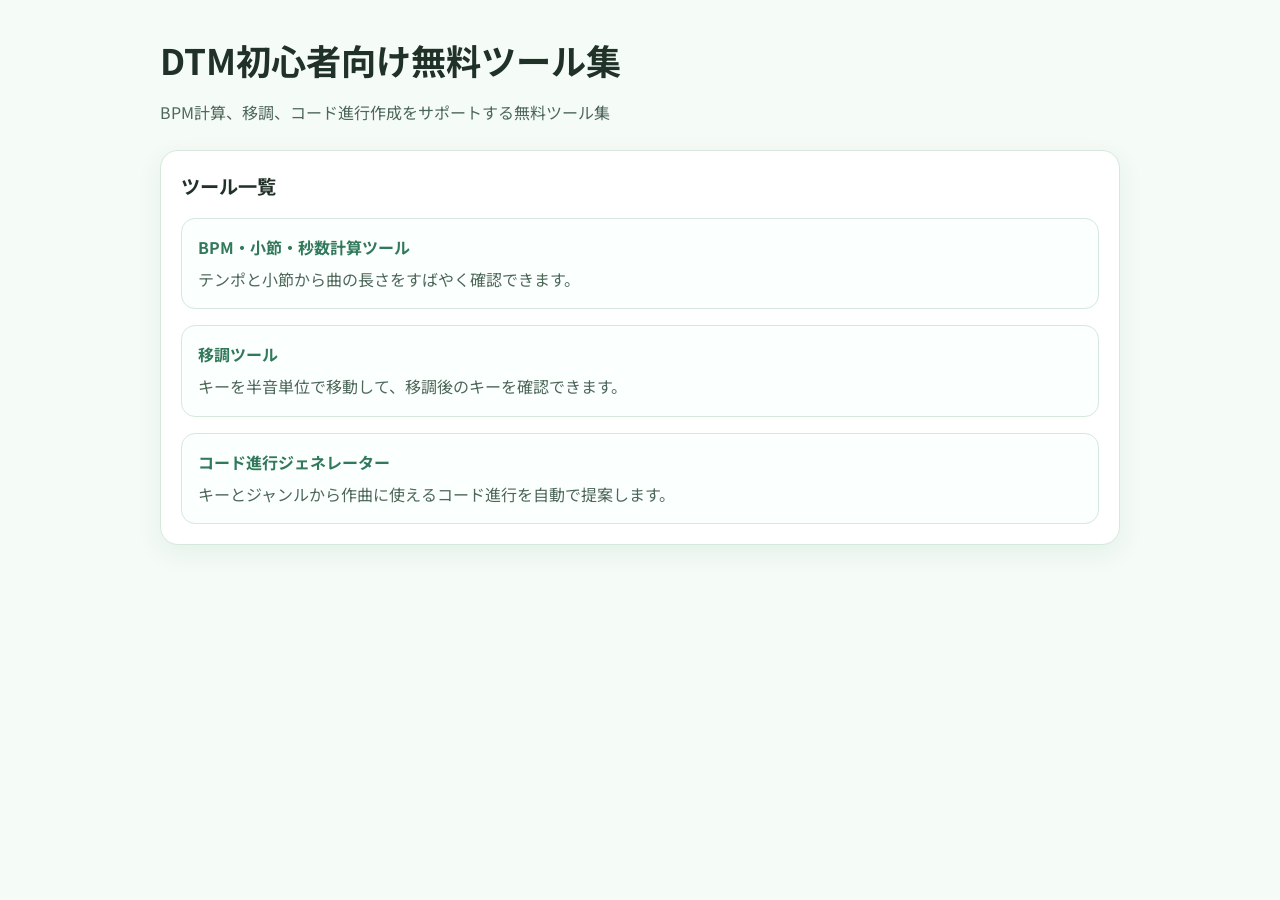
<file: index.html>
<!DOCTYPE html>
<html lang="ja">
  <head>
    <meta charset="UTF-8" />
    <meta name="viewport" content="width=device-width, initial-scale=1.0" />
    <title>DTM初心者向け無料ツール集</title>
    <link rel="preconnect" href="https://fonts.googleapis.com" />
    <link rel="preconnect" href="https://fonts.gstatic.com" crossorigin />
    <link
      href="https://fonts.googleapis.com/css2?family=Noto+Sans+JP:wght@400;500;700&display=swap"
      rel="stylesheet"
    />
    <link rel="stylesheet" href="style.css" />
  </head>
  <body>
    <header class="site-header">
      <div class="container">
        <h1 class="site-title">DTM初心者向け無料ツール集</h1>
        <p class="site-description">
          BPM計算、移調、コード進行作成をサポートする無料ツール集
        </p>
      </div>
    </header>

    <main class="container">
      <section class="card" aria-labelledby="tool-list-heading">
        <h2 id="tool-list-heading">ツール一覧</h2>
        <ul class="tool-list">
          <li class="tool-item">
            <a class="tool-link" href="bpm-calculator.html">
              BPM・小節・秒数計算ツール
            </a>
            <p>テンポと小節から曲の長さをすばやく確認できます。</p>
          </li>
          <li class="tool-item">
            <a class="tool-link" href="transpose-tool.html">移調ツール</a>
            <p>キーを半音単位で移動して、移調後のキーを確認できます。</p>
          </li>
          <li class="tool-item">
            <a class="tool-link" href="chord-progression-generator.html">
              コード進行ジェネレーター
            </a>
            <p>キーとジャンルから作曲に使えるコード進行を自動で提案します。</p>
          </li>
        </ul>
      </section>
    </main>
  </body>
</html>
</file>
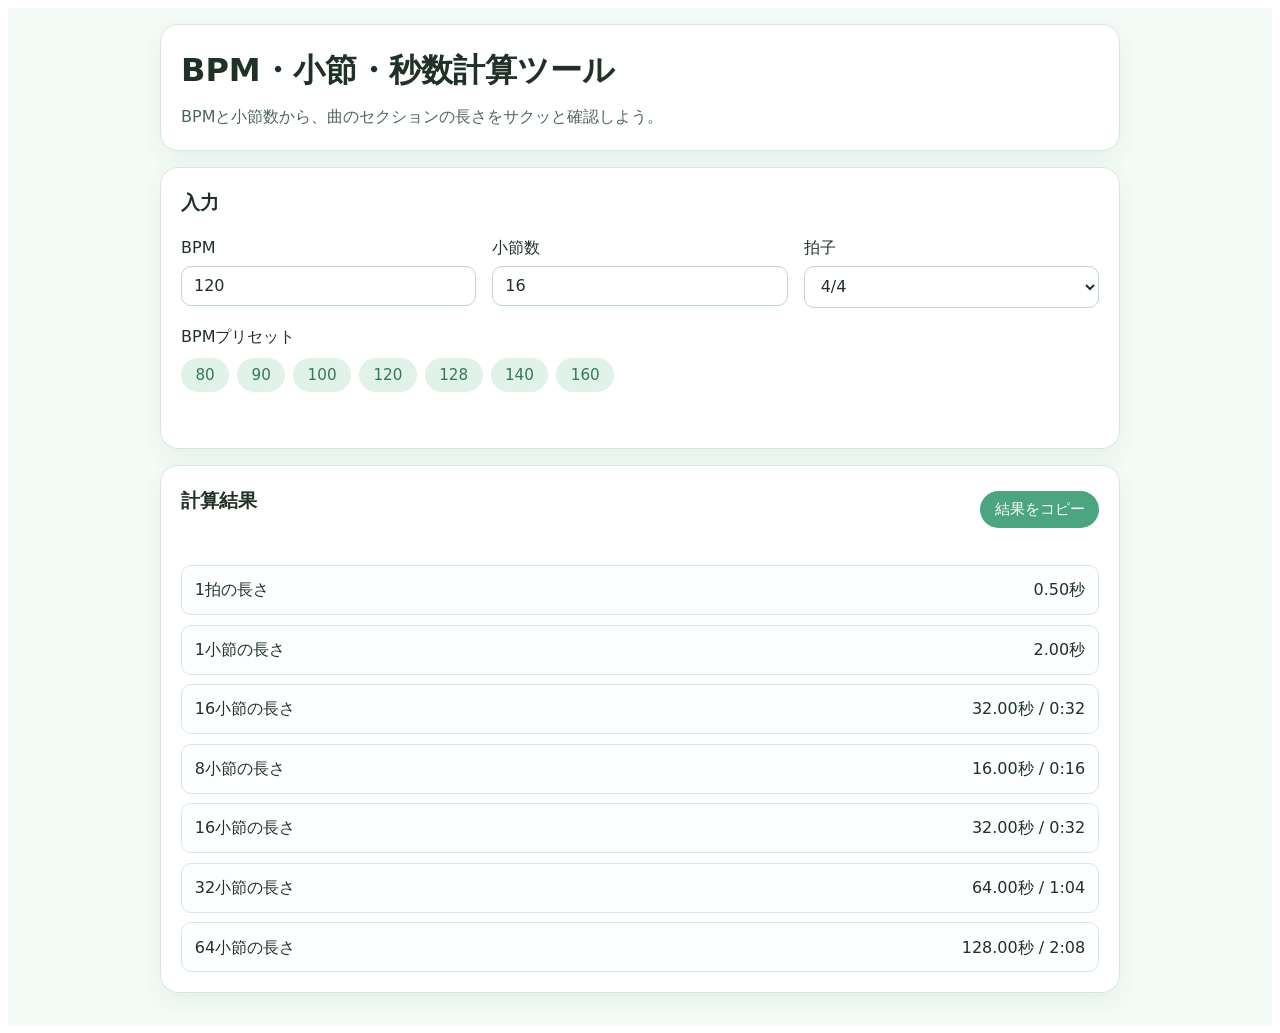
<file: bpm-calculator-blogger.html>
<!DOCTYPE html>
<html lang="ja">
  <head>
    <meta charset="UTF-8" />
    <meta name="viewport" content="width=device-width, initial-scale=1.0" />
    <title>BPM・小節・秒数計算ツール（Blogger貼り付け用）</title>
    <style>
      .bpm-tool-wrapper {
        --bg: #f5fbf7;
        --card-bg: #ffffff;
        --text-main: #203127;
        --text-sub: #4d6759;
        --primary: #4ba57f;
        --primary-dark: #32795b;
        --border: #d6e8dc;
        --error: #c84141;
        --shadow: 0 8px 24px rgba(38, 109, 79, 0.08);
        margin: 0;
        font-family: "Noto Sans JP", system-ui, -apple-system, sans-serif;
        background: var(--bg);
        color: var(--text-main);
        line-height: 1.6;
      }

      .bpm-tool-wrapper *,
      .bpm-tool-wrapper *::before,
      .bpm-tool-wrapper *::after {
        box-sizing: border-box;
      }

      .bpm-tool-wrapper .container {
        width: min(960px, 92%);
        margin: 0 auto;
        padding: 1rem 0;
      }

      .bpm-tool-wrapper .card {
        background: var(--card-bg);
        border: 1px solid var(--border);
        border-radius: 18px;
        box-shadow: var(--shadow);
        padding: 1.25rem;
        margin-bottom: 1rem;
      }

      .bpm-tool-wrapper h1 {
        margin: 0;
        font-size: clamp(1.5rem, 3vw, 2rem);
      }

      .bpm-tool-wrapper p {
        margin: 0.5rem 0 0;
      }

      .bpm-tool-wrapper h2 {
        margin-top: 0;
        margin-bottom: 1rem;
        font-size: 1.2rem;
      }

      .bpm-tool-wrapper .description {
        color: var(--text-sub);
      }

      .bpm-tool-wrapper .form-grid {
        display: grid;
        gap: 1rem;
        grid-template-columns: repeat(3, minmax(0, 1fr));
      }

      .bpm-tool-wrapper .form-group label {
        display: block;
        font-weight: 500;
        margin-bottom: 0.35rem;
      }

      .bpm-tool-wrapper .form-group input,
      .bpm-tool-wrapper .form-group select {
        width: 100%;
        border: 1px solid #bdd7c8;
        border-radius: 10px;
        padding: 0.6rem 0.75rem;
        font-size: 1rem;
        font-family: inherit;
        color: var(--text-main);
        background: #fff;
      }

      .bpm-tool-wrapper .form-group input:focus,
      .bpm-tool-wrapper .form-group select:focus,
      .bpm-tool-wrapper .copy-button:focus,
      .bpm-tool-wrapper .preset-button:focus {
        outline: 3px solid rgba(75, 165, 127, 0.3);
        outline-offset: 1px;
      }

      .bpm-tool-wrapper .preset-area {
        margin-top: 1rem;
      }

      .bpm-tool-wrapper .preset-title {
        margin: 0;
        font-weight: 500;
      }

      .bpm-tool-wrapper .preset-buttons {
        margin-top: 0.55rem;
        display: flex;
        flex-wrap: wrap;
        gap: 0.5rem;
      }

      .bpm-tool-wrapper .preset-button,
      .bpm-tool-wrapper .copy-button {
        border: none;
        border-radius: 999px;
        padding: 0.5rem 0.9rem;
        font-size: 0.95rem;
        font-family: inherit;
        background: #e1f2e9;
        color: var(--primary-dark);
        cursor: pointer;
      }

      .bpm-tool-wrapper .copy-button {
        background: var(--primary);
        color: #fff;
      }

      .bpm-tool-wrapper .preset-button:hover,
      .bpm-tool-wrapper .copy-button:hover {
        filter: brightness(0.97);
      }

      .bpm-tool-wrapper .error-message {
        min-height: 1.5em;
        margin: 0.75rem 0 0;
        color: var(--error);
        font-weight: 500;
      }

      .bpm-tool-wrapper .result-header {
        display: flex;
        justify-content: space-between;
        align-items: center;
        gap: 1rem;
      }

      .bpm-tool-wrapper .copy-status {
        min-height: 1.25rem;
        margin: 0 0 0.75rem;
        color: var(--text-sub);
      }

      .bpm-tool-wrapper .result-list {
        margin: 0;
        display: grid;
        grid-template-columns: 1fr;
        gap: 0.6rem;
      }

      .bpm-tool-wrapper .result-row {
        display: flex;
        justify-content: space-between;
        align-items: baseline;
        gap: 0.8rem;
        border: 1px solid var(--border);
        border-radius: 10px;
        padding: 0.7rem 0.8rem;
        background: #fcfffd;
      }

      .bpm-tool-wrapper .result-row dt {
        font-weight: 500;
      }

      .bpm-tool-wrapper .result-row dd {
        margin: 0;
        font-feature-settings: "tnum";
        text-align: right;
      }

      @media (max-width: 760px) {
        .bpm-tool-wrapper .form-grid {
          grid-template-columns: 1fr;
        }

        .bpm-tool-wrapper .result-row {
          flex-direction: column;
          align-items: flex-start;
          gap: 0.2rem;
        }

        .bpm-tool-wrapper .result-row dd {
          text-align: left;
        }

        .bpm-tool-wrapper .result-header {
          flex-direction: column;
          align-items: stretch;
        }

        .bpm-tool-wrapper .copy-button {
          width: 100%;
        }
      }
    </style>
  </head>
  <body>
    <div class="bpm-tool-wrapper" id="bpm-tool-wrapper">
      <main class="container">
        <section class="card" aria-labelledby="tool-title">
          <h1 id="tool-title">BPM・小節・秒数計算ツール</h1>
          <p class="description">
            BPMと小節数から、曲のセクションの長さをサクッと確認しよう。
          </p>
        </section>

        <section class="card" aria-labelledby="input-heading">
          <h2 id="input-heading">入力</h2>
          <form id="bpm-form" novalidate>
            <div class="form-grid">
              <div class="form-group">
                <label for="bpm-input">BPM</label>
                <input
                  id="bpm-input"
                  name="bpm"
                  type="number"
                  min="1"
                  max="400"
                  value="120"
                  inputmode="decimal"
                  required
                />
              </div>

              <div class="form-group">
                <label for="bars-input">小節数</label>
                <input
                  id="bars-input"
                  name="bars"
                  type="number"
                  min="1"
                  max="2000"
                  value="16"
                  inputmode="decimal"
                  required
                />
              </div>

              <div class="form-group">
                <label for="time-signature">拍子</label>
                <select id="time-signature" name="timeSignature">
                  <option value="4/4" selected>4/4</option>
                  <option value="3/4">3/4</option>
                  <option value="6/8">6/8</option>
                </select>
              </div>
            </div>

            <div class="preset-area" aria-label="BPMプリセット">
              <p class="preset-title">BPMプリセット</p>
              <div class="preset-buttons">
                <button type="button" class="preset-button" data-bpm="80">80</button>
                <button type="button" class="preset-button" data-bpm="90">90</button>
                <button type="button" class="preset-button" data-bpm="100">100</button>
                <button type="button" class="preset-button" data-bpm="120">120</button>
                <button type="button" class="preset-button" data-bpm="128">128</button>
                <button type="button" class="preset-button" data-bpm="140">140</button>
                <button type="button" class="preset-button" data-bpm="160">160</button>
              </div>
            </div>

            <p id="error-message" class="error-message" role="alert" aria-live="assertive"></p>
          </form>
        </section>

        <section class="card" aria-labelledby="result-heading">
          <div class="result-header">
            <h2 id="result-heading">計算結果</h2>
            <button id="copy-button" class="copy-button" type="button">
              結果をコピー
            </button>
          </div>
          <p id="copy-status" class="copy-status" aria-live="polite"></p>
          <dl id="result-list" class="result-list"></dl>
        </section>
      </main>
    </div>

    <script>
      (() => {
        "use strict";

        const wrapper = document.getElementById("bpm-tool-wrapper");
        if (!wrapper) {
          return;
        }

        const bpmForm = wrapper.querySelector("#bpm-form");
        if (!bpmForm) {
          return;
        }

        const bpmInput = wrapper.querySelector("#bpm-input");
        const barsInput = wrapper.querySelector("#bars-input");
        const timeSignatureSelect = wrapper.querySelector("#time-signature");
        const errorMessage = wrapper.querySelector("#error-message");
        const resultList = wrapper.querySelector("#result-list");
        const copyButton = wrapper.querySelector("#copy-button");
        const copyStatus = wrapper.querySelector("#copy-status");
        const presetButtons = wrapper.querySelectorAll(".preset-button");

        const BAR_BEATS_BY_SIGNATURE = {
          "4/4": 4,
          "3/4": 3,
          "6/8": 6,
        };

        const FIXED_BAR_SETS = [8, 16, 32, 64];

        function isPositiveNumber(value) {
          return Number.isFinite(value) && value > 0;
        }

        function secondsToMinuteFormat(totalSeconds) {
          const secondsFloor = Math.floor(totalSeconds);
          const minutes = Math.floor(secondsFloor / 60);
          const seconds = secondsFloor % 60;
          return `${minutes}:${String(seconds).padStart(2, "0")}`;
        }

        function formatResultSeconds(seconds) {
          return `${seconds.toFixed(2)}秒 / ${secondsToMinuteFormat(seconds)}`;
        }

        function calculateDurations(values) {
          const barBeats = BAR_BEATS_BY_SIGNATURE[values.timeSignature];
          const beatSeconds = 60 / values.bpm;
          const barSeconds = beatSeconds * barBeats;

          return {
            beatSeconds,
            barSeconds,
            inputBarsSeconds: barSeconds * values.bars,
            fixedBars: FIXED_BAR_SETS.map((fixedBars) => ({
              bars: fixedBars,
              seconds: barSeconds * fixedBars,
            })),
          };
        }

        function createResultRows(durations, inputBars) {
          const rows = [
            { label: "1拍の長さ", value: `${durations.beatSeconds.toFixed(2)}秒` },
            { label: "1小節の長さ", value: `${durations.barSeconds.toFixed(2)}秒` },
            {
              label: `${inputBars}小節の長さ`,
              value: formatResultSeconds(durations.inputBarsSeconds),
            },
            ...durations.fixedBars.map((item) => ({
              label: `${item.bars}小節の長さ`,
              value: formatResultSeconds(item.seconds),
            })),
          ];

          resultList.innerHTML = rows
            .map(
              (row) => `
                <div class="result-row">
                  <dt>${row.label}</dt>
                  <dd>${row.value}</dd>
                </div>
              `
            )
            .join("");

          return rows;
        }

        function getInputValues() {
          return {
            bpm: Number.parseFloat(bpmInput.value),
            bars: Number.parseFloat(barsInput.value),
            timeSignature: timeSignatureSelect.value,
          };
        }

        function validateInputs(values) {
          if (!isPositiveNumber(values.bpm)) {
            return "BPMは1以上の数値で入力してね。";
          }

          if (!isPositiveNumber(values.bars)) {
            return "小節数は1以上の数値で入力してね。";
          }

          if (!BAR_BEATS_BY_SIGNATURE[values.timeSignature]) {
            return "拍子の選択が正しくありません。";
          }

          return "";
        }

        function updateResults() {
          const values = getInputValues();
          const validationError = validateInputs(values);

          if (validationError) {
            errorMessage.textContent = validationError;
            resultList.innerHTML = "";
            copyStatus.textContent = "";
            return null;
          }

          errorMessage.textContent = "";
          const durations = calculateDurations(values);
          return createResultRows(durations, values.bars);
        }

        async function copyResults() {
          const rows = updateResults();

          if (!rows) {
            copyStatus.textContent = "入力を確認してからコピーしてね。";
            return;
          }

          const copyText = rows.map((row) => `${row.label}: ${row.value}`).join("\n");

          try {
            await navigator.clipboard.writeText(copyText);
            copyStatus.textContent = "計算結果をコピーしたよ！";
          } catch (error) {
            copyStatus.textContent =
              "コピーに失敗しました。手動で選択してコピーしてください。";
          }
        }

        function handlePresetClick(event) {
          const { bpm } = event.currentTarget.dataset;
          bpmInput.value = bpm;
          updateResults();
        }

        bpmForm.addEventListener("input", updateResults);
        timeSignatureSelect.addEventListener("change", updateResults);
        copyButton.addEventListener("click", copyResults);

        presetButtons.forEach((button) => {
          button.addEventListener("click", handlePresetClick);
        });

        updateResults();
      })();
    </script>
  </body>
</html>
</file>
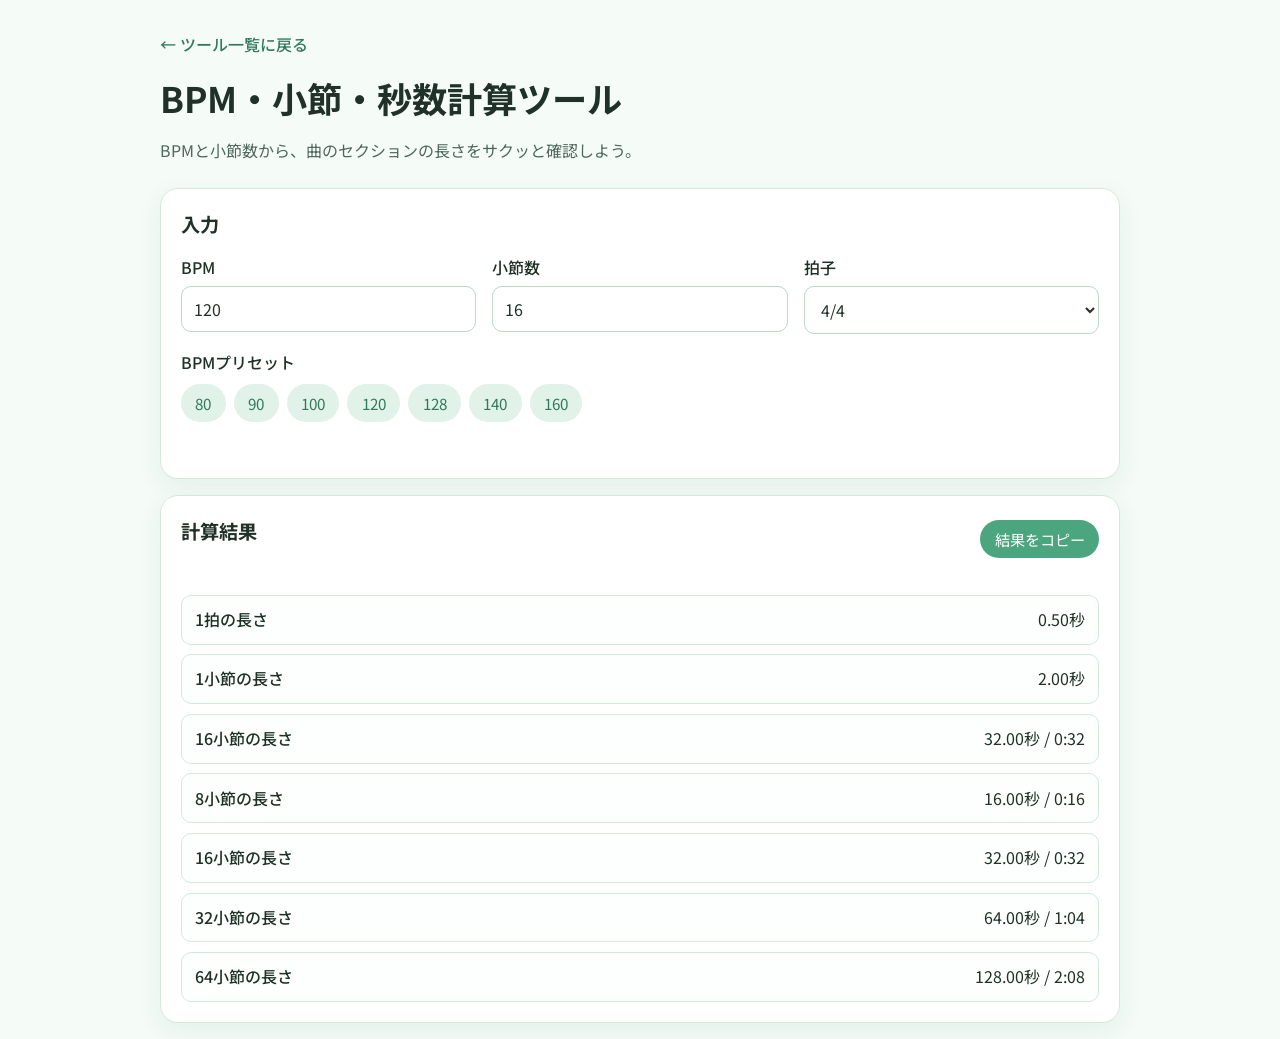
<file: bpm-calculator.html>
<!DOCTYPE html>
<html lang="ja">
  <head>
    <meta charset="UTF-8" />
    <meta name="viewport" content="width=device-width, initial-scale=1.0" />
    <title>BPM・小節・秒数計算ツール | DTM初心者向け無料ツール集</title>
    <link rel="preconnect" href="https://fonts.googleapis.com" />
    <link rel="preconnect" href="https://fonts.gstatic.com" crossorigin />
    <link
      href="https://fonts.googleapis.com/css2?family=Noto+Sans+JP:wght@400;500;700&display=swap"
      rel="stylesheet"
    />
    <link rel="stylesheet" href="style.css" />
  </head>
  <body>
    <header class="site-header">
      <div class="container">
        <a class="back-link" href="index.html">← ツール一覧に戻る</a>
        <h1 class="site-title">BPM・小節・秒数計算ツール</h1>
        <p class="site-description">
          BPMと小節数から、曲のセクションの長さをサクッと確認しよう。
        </p>
      </div>
    </header>

    <main class="container">
      <section class="card" aria-labelledby="input-heading">
        <h2 id="input-heading">入力</h2>
        <form id="bpm-form" novalidate>
          <div class="form-grid">
            <div class="form-group">
              <label for="bpm-input">BPM</label>
              <input
                id="bpm-input"
                name="bpm"
                type="number"
                min="1"
                max="400"
                value="120"
                inputmode="decimal"
                required
              />
            </div>

            <div class="form-group">
              <label for="bars-input">小節数</label>
              <input
                id="bars-input"
                name="bars"
                type="number"
                min="1"
                max="2000"
                value="16"
                inputmode="decimal"
                required
              />
            </div>

            <div class="form-group">
              <label for="time-signature">拍子</label>
              <select id="time-signature" name="timeSignature">
                <option value="4/4" selected>4/4</option>
                <option value="3/4">3/4</option>
                <option value="6/8">6/8</option>
              </select>
            </div>
          </div>

          <div class="preset-area" aria-label="BPMプリセット">
            <p class="preset-title">BPMプリセット</p>
            <div class="preset-buttons">
              <button type="button" class="preset-button" data-bpm="80">80</button>
              <button type="button" class="preset-button" data-bpm="90">90</button>
              <button type="button" class="preset-button" data-bpm="100">100</button>
              <button type="button" class="preset-button" data-bpm="120">120</button>
              <button type="button" class="preset-button" data-bpm="128">128</button>
              <button type="button" class="preset-button" data-bpm="140">140</button>
              <button type="button" class="preset-button" data-bpm="160">160</button>
            </div>
          </div>

          <p id="error-message" class="error-message" role="alert" aria-live="assertive"></p>
        </form>
      </section>

      <section class="card" aria-labelledby="result-heading">
        <div class="result-header">
          <h2 id="result-heading">計算結果</h2>
          <button id="copy-button" class="copy-button" type="button">
            結果をコピー
          </button>
        </div>
        <p id="copy-status" class="copy-status" aria-live="polite"></p>

        <dl id="result-list" class="result-list"></dl>
      </section>
    </main>

    <script src="script.js"></script>
  </body>
</html>
</file>
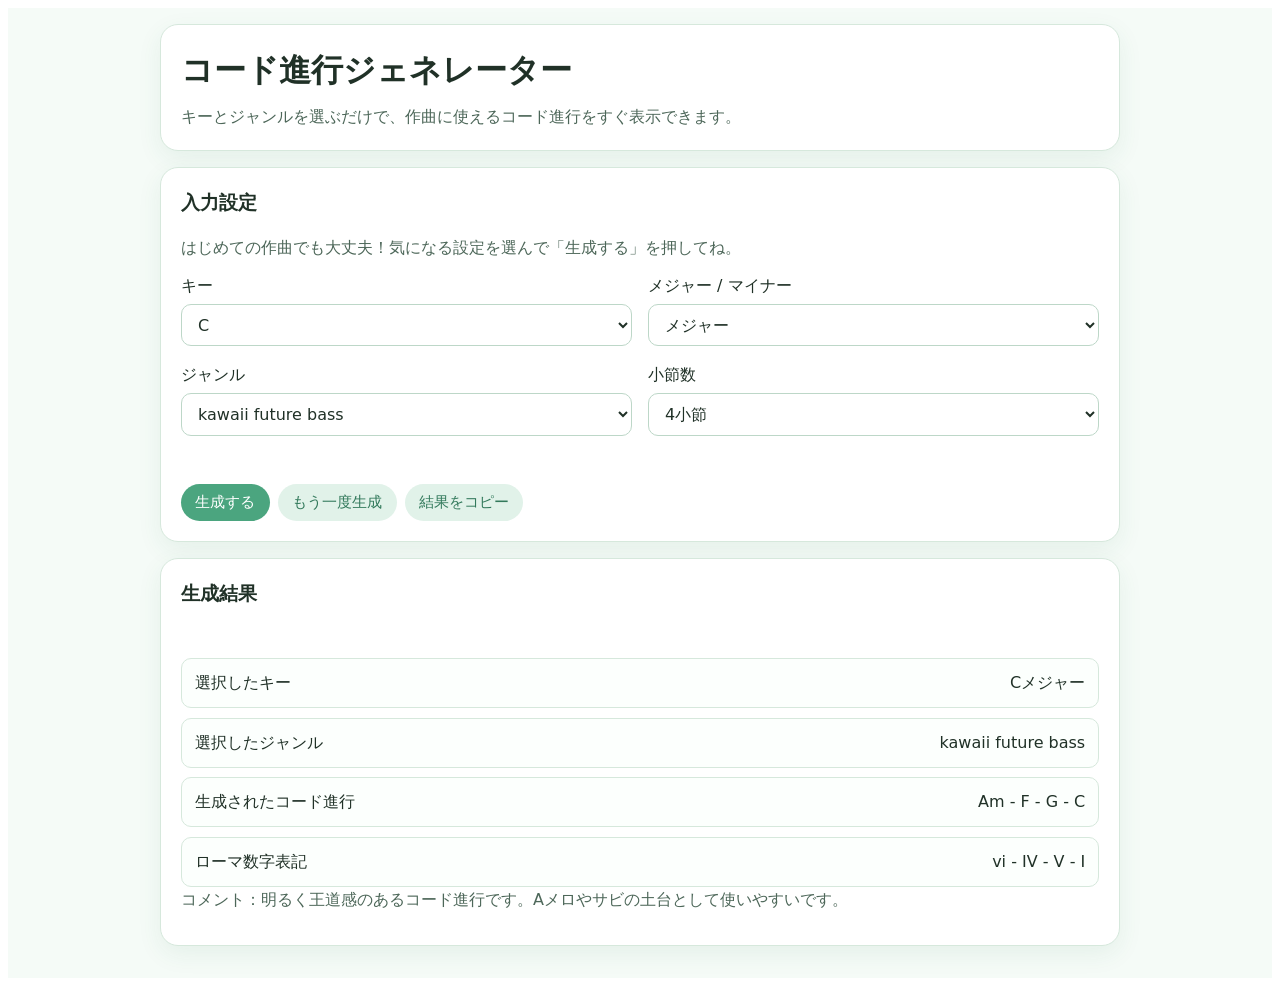
<file: chord-progression-generator-blogger.html>
<!DOCTYPE html>
<html lang="ja">
  <head>
    <meta charset="UTF-8" />
    <meta name="viewport" content="width=device-width, initial-scale=1.0" />
    <title>コード進行ジェネレーター（Blogger貼り付け用）</title>
    <style>
      .chord-tool-wrapper {
        --bg: #f5fbf7;
        --card-bg: #ffffff;
        --text-main: #203127;
        --text-sub: #4d6759;
        --primary: #4ba57f;
        --primary-dark: #32795b;
        --border: #d6e8dc;
        --error: #c84141;
        --shadow: 0 8px 24px rgba(38, 109, 79, 0.08);
        margin: 0;
        font-family: "Noto Sans JP", system-ui, -apple-system, sans-serif;
        background: var(--bg);
        color: var(--text-main);
        line-height: 1.6;
      }

      .chord-tool-wrapper *,
      .chord-tool-wrapper *::before,
      .chord-tool-wrapper *::after {
        box-sizing: border-box;
      }

      .chord-tool-wrapper .container {
        width: min(960px, 92%);
        margin: 0 auto;
        padding: 1rem 0;
      }

      .chord-tool-wrapper .card {
        background: var(--card-bg);
        border: 1px solid var(--border);
        border-radius: 18px;
        box-shadow: var(--shadow);
        padding: 1.25rem;
        margin-bottom: 1rem;
      }

      .chord-tool-wrapper h1 {
        margin: 0;
        font-size: clamp(1.5rem, 3vw, 2rem);
      }

      .chord-tool-wrapper .description {
        margin: 0.5rem 0 0;
        color: var(--text-sub);
      }

      .chord-tool-wrapper h2 {
        margin-top: 0;
        margin-bottom: 1rem;
        font-size: 1.2rem;
      }

      .chord-tool-wrapper .helper-text {
        margin: 0 0 0.8rem;
        color: var(--text-sub);
      }

      .chord-tool-wrapper .form-grid {
        display: grid;
        gap: 1rem;
        grid-template-columns: repeat(2, minmax(0, 1fr));
      }

      .chord-tool-wrapper .form-group label {
        display: block;
        font-weight: 500;
        margin-bottom: 0.35rem;
      }

      .chord-tool-wrapper .form-group select {
        width: 100%;
        border: 1px solid #bdd7c8;
        border-radius: 10px;
        padding: 0.6rem 0.75rem;
        font-size: 1rem;
        font-family: inherit;
        color: var(--text-main);
        background: #fff;
      }

      .chord-tool-wrapper .form-group select:focus,
      .chord-tool-wrapper .copy-button:focus,
      .chord-tool-wrapper .preset-button:focus {
        outline: 3px solid rgba(75, 165, 127, 0.3);
        outline-offset: 1px;
      }

      .chord-tool-wrapper .generator-actions {
        margin-top: 0.8rem;
        display: flex;
        flex-wrap: wrap;
        gap: 0.5rem;
      }

      .chord-tool-wrapper .preset-button,
      .chord-tool-wrapper .copy-button {
        border: none;
        border-radius: 999px;
        padding: 0.5rem 0.9rem;
        font-size: 0.95rem;
        font-family: inherit;
        background: #e1f2e9;
        color: var(--primary-dark);
        cursor: pointer;
      }

      .chord-tool-wrapper .copy-button {
        background: var(--primary);
        color: #fff;
      }

      .chord-tool-wrapper .preset-button:hover,
      .chord-tool-wrapper .copy-button:hover {
        filter: brightness(0.97);
      }

      .chord-tool-wrapper .error-message {
        min-height: 1.5em;
        margin: 0.75rem 0 0;
        color: var(--error);
        font-weight: 500;
      }

      .chord-tool-wrapper .copy-status {
        min-height: 1.25rem;
        margin: 0 0 0.75rem;
        color: var(--text-sub);
      }

      .chord-tool-wrapper .result-list {
        margin: 0;
        display: grid;
        grid-template-columns: 1fr;
        gap: 0.6rem;
      }

      .chord-tool-wrapper .result-row {
        display: flex;
        justify-content: space-between;
        align-items: baseline;
        gap: 0.8rem;
        border: 1px solid var(--border);
        border-radius: 10px;
        padding: 0.7rem 0.8rem;
        background: #fcfffd;
      }

      .chord-tool-wrapper .result-row dt {
        font-weight: 500;
      }

      .chord-tool-wrapper .result-row dd {
        margin: 0;
        text-align: right;
      }

      @media (max-width: 760px) {
        .chord-tool-wrapper .form-grid {
          grid-template-columns: 1fr;
        }

        .chord-tool-wrapper .result-row {
          flex-direction: column;
          align-items: flex-start;
          gap: 0.2rem;
        }

        .chord-tool-wrapper .result-row dd {
          text-align: left;
        }

        .chord-tool-wrapper .generator-actions {
          flex-direction: column;
        }

        .chord-tool-wrapper .generator-actions button {
          width: 100%;
        }
      }
    </style>
  </head>
  <body>
    <div class="chord-tool-wrapper" id="chord-tool-wrapper">
      <main class="container">
        <section class="card" aria-labelledby="chord-tool-title">
          <h1 id="chord-tool-title">コード進行ジェネレーター</h1>
          <p class="description">キーとジャンルを選ぶだけで、作曲に使えるコード進行をすぐ表示できます。</p>
        </section>

        <section class="card" aria-labelledby="cp-input-heading">
          <h2 id="cp-input-heading">入力設定</h2>
          <p class="helper-text">はじめての作曲でも大丈夫！気になる設定を選んで「生成する」を押してね。</p>
          <form id="chord-generator-form" class="form-grid" novalidate>
            <div class="form-group">
              <label for="cp-key">キー</label>
              <select id="cp-key" name="key">
                <option>C</option><option>C# / Db</option><option>D</option><option>D# / Eb</option><option>E</option><option>F</option><option>F# / Gb</option><option>G</option><option>G# / Ab</option><option>A</option><option>A# / Bb</option><option>B</option>
              </select>
            </div>
            <div class="form-group">
              <label for="cp-mode">メジャー / マイナー</label>
              <select id="cp-mode" name="mode">
                <option>メジャー</option>
                <option>マイナー</option>
              </select>
            </div>
            <div class="form-group">
              <label for="cp-genre">ジャンル</label>
              <select id="cp-genre" name="genre">
                <option>kawaii future bass</option>
                <option>lofi hiphop</option>
                <option>J-POP</option>
                <option>切ない系</option>
                <option>明るい系</option>
              </select>
            </div>
            <div class="form-group">
              <label for="cp-bars">小節数</label>
              <select id="cp-bars" name="bars">
                <option value="4">4小節</option>
                <option value="8">8小節</option>
              </select>
            </div>
          </form>
          <p id="cp-error" class="error-message" role="alert" aria-live="assertive"></p>

          <div class="generator-actions">
            <button type="button" id="cp-generate" class="copy-button">生成する</button>
            <button type="button" id="cp-regenerate" class="preset-button">もう一度生成</button>
            <button type="button" id="cp-copy" class="preset-button">結果をコピー</button>
          </div>
        </section>

        <section class="card" aria-labelledby="cp-result-heading">
          <h2 id="cp-result-heading">生成結果</h2>
          <p id="cp-copy-status" class="copy-status" aria-live="polite"></p>
          <dl id="cp-result-list" class="result-list"></dl>
          <p id="cp-comment" class="helper-text"></p>
        </section>
      </main>
    </div>

    <script>
      (() => {
        'use strict';

        const wrapper = document.getElementById('chord-tool-wrapper');
        if (!wrapper) return;

        const generatorForm = wrapper.querySelector('#chord-generator-form');
        if (!generatorForm) return;

        const keySelect = wrapper.querySelector('#cp-key');
        const modeSelect = wrapper.querySelector('#cp-mode');
        const genreSelect = wrapper.querySelector('#cp-genre');
        const barsSelect = wrapper.querySelector('#cp-bars');
        const generateButton = wrapper.querySelector('#cp-generate');
        const regenerateButton = wrapper.querySelector('#cp-regenerate');
        const copyButton = wrapper.querySelector('#cp-copy');
        const errorMessage = wrapper.querySelector('#cp-error');
        const resultList = wrapper.querySelector('#cp-result-list');
        const copyStatus = wrapper.querySelector('#cp-copy-status');
        const commentText = wrapper.querySelector('#cp-comment');

        const KEY_ALIASES = { 'C# / Db': 'C#', 'D# / Eb': 'D#', 'F# / Gb': 'F#', 'G# / Ab': 'G#', 'A# / Bb': 'A#' };
        const SCALE_NOTES = {
          メジャー: {
            C: ['C', 'D', 'E', 'F', 'G', 'A', 'B'], 'C# / Db': ['Db', 'Eb', 'F', 'Gb', 'Ab', 'Bb', 'C'], D: ['D', 'E', 'F#', 'G', 'A', 'B', 'C#'], 'D# / Eb': ['Eb', 'F', 'G', 'Ab', 'Bb', 'C', 'D'], E: ['E', 'F#', 'G#', 'A', 'B', 'C#', 'D#'], F: ['F', 'G', 'A', 'Bb', 'C', 'D', 'E'], 'F# / Gb': ['Gb', 'Ab', 'Bb', 'B', 'Db', 'Eb', 'F'], G: ['G', 'A', 'B', 'C', 'D', 'E', 'F#'], 'G# / Ab': ['Ab', 'Bb', 'C', 'Db', 'Eb', 'F', 'G'], A: ['A', 'B', 'C#', 'D', 'E', 'F#', 'G#'], 'A# / Bb': ['Bb', 'C', 'D', 'Eb', 'F', 'G', 'A'], B: ['B', 'C#', 'D#', 'E', 'F#', 'G#', 'A#']
          },
          マイナー: {
            C: ['C', 'D', 'Eb', 'F', 'G', 'Ab', 'Bb'], 'C# / Db': ['C#', 'D#', 'E', 'F#', 'G#', 'A', 'B'], D: ['D', 'E', 'F', 'G', 'A', 'Bb', 'C'], 'D# / Eb': ['Eb', 'F', 'Gb', 'Ab', 'Bb', 'Cb', 'Db'], E: ['E', 'F#', 'G', 'A', 'B', 'C', 'D'], F: ['F', 'G', 'Ab', 'Bb', 'C', 'Db', 'Eb'], 'F# / Gb': ['F#', 'G#', 'A', 'B', 'C#', 'D', 'E'], G: ['G', 'A', 'Bb', 'C', 'D', 'Eb', 'F'], 'G# / Ab': ['G#', 'A#', 'B', 'C#', 'D#', 'E', 'F#'], A: ['A', 'B', 'C', 'D', 'E', 'F', 'G'], 'A# / Bb': ['Bb', 'C', 'Db', 'Eb', 'F', 'Gb', 'Ab'], B: ['B', 'C#', 'D', 'E', 'F#', 'G', 'A']
          }
        };

        const ROMAN_PRESETS = {
          'kawaii future bass': ['IV - V - iii - vi', 'vi - IV - V - I', 'I - V - vi - IV'],
          'lofi hiphop': ['ii - V - I - vi', 'Imaj7 - vi7 - ii7 - V7', 'vi - ii - V - I'],
          'J-POP': ['I - V - vi - IV', 'IV - V - iii - vi', 'vi - IV - I - V'],
          '切ない系': ['vi - IV - I - V', 'IV - V - iii - vi', 'ii - V - iii - vi'],
          '明るい系': ['I - IV - V - I', 'I - V - vi - IV', 'IV - I - V - vi']
        };

        const MODE_DEGREE_MAP = {
          メジャー: { I: '1', ii: '2m', iii: '3m', IV: '4', V: '5', vi: '6m', VII: '7dim', Imaj7: '1maj7', vi7: '6m7', ii7: '2m7', V7: '57' },
          マイナー: { i: '1m', ii: '2dim', III: '3', iv: '4m', v: '5m', VI: '6', VII: '7', i7: '1m7', iv7: '4m7', V7: '57', I: '1m', iii: '3', IV: '4m', V: '5m', vi: '6', Imaj7: '1m(maj7)', vi7: '6maj7', ii7: '2m7b5' }
        };

        const JP_COLON = '\uFF1A';
        const JP_PERIOD = '\u3002';

        const MODE_COMMENTS = {
          メジャー: `明るく王道感のあるコード進行です${JP_PERIOD}Aメロやサビの土台として使いやすいです${JP_PERIOD}`,
          マイナー: `少しエモくて深みのある進行です${JP_PERIOD}静かなAメロや切ない展開にハマりやすいです${JP_PERIOD}`
        };

        function noteFromDegree(mode, key, degree) {
          const scale = SCALE_NOTES[mode] && SCALE_NOTES[mode][key];
          const parsed = degree.match(/^([1-7])(.*)$/);
          if (!scale || !parsed) return null;
          const degreeIndex = Number.parseInt(parsed[1], 10) - 1;
          const suffix = parsed[2];
          const note = scale[degreeIndex];
          if (suffix === 'm') return note + 'm';
          if (suffix === 'dim') return note + 'dim';
          if (suffix === 'maj7') return note + 'maj7';
          if (suffix === 'm7') return note + 'm7';
          if (suffix === '7') return note + '7';
          if (suffix === 'm7b5') return note + 'm7b5';
          if (suffix === 'm(maj7)') return note + 'm(maj7)';
          return note;
        }

        function progressionToChords(mode, key, romanProgression) {
          const modeMap = MODE_DEGREE_MAP[mode];
          return romanProgression.split(' - ').map((roman) => {
            const degree = modeMap[roman] || MODE_DEGREE_MAP['メジャー'][roman] || '1';
            return noteFromDegree(mode, key, degree);
          });
        }

        function generateProgression() {
          const key = keySelect.value;
          const mode = modeSelect.value;
          const genre = genreSelect.value;
          const bars = Number.parseInt(barsSelect.value, 10);
          const presets = ROMAN_PRESETS[genre];

          if (!presets || !key || !mode || ![4, 8].includes(bars)) {
            errorMessage.textContent = '入力内容を確認してね。';
            return null;
          }

          errorMessage.textContent = '';
          const selected = presets[Math.floor(Math.random() * presets.length)];
          const baseRomans = selected.split(' - ');
          const cycle = bars === 8 ? baseRomans.concat(baseRomans) : baseRomans;
          const romanText = cycle.join(' - ');
          const chordText = progressionToChords(mode, key, romanText).join(' - ');

          return { keyLabel: key + mode, genre, chordText, romanText, comment: MODE_COMMENTS[mode] };
        }

        function renderResult(result) {
          const rows = [
            { label: '選択したキー', value: result.keyLabel },
            { label: '選択したジャンル', value: result.genre },
            { label: '生成されたコード進行', value: result.chordText },
            { label: 'ローマ数字表記', value: result.romanText }
          ];
          resultList.innerHTML = rows.map((row) => '<div class="result-row"><dt>' + row.label + '</dt><dd>' + row.value + '</dd></div>').join('');
          commentText.textContent = 'コメント' + JP_COLON + result.comment;
          return rows;
        }

        async function copyResult() {
          const rows = Array.from(resultList.querySelectorAll('.result-row'));
          if (!rows.length) {
            copyStatus.textContent = '先に生成してからコピーしてね。';
            return;
          }
          const text = rows.map((row) => row.querySelector('dt').textContent + JP_COLON + row.querySelector('dd').textContent).join('\n') + '\n' + commentText.textContent;
          try {
            if (navigator.clipboard && window.isSecureContext) {
              await navigator.clipboard.writeText(text);
            } else {
              const textarea = document.createElement('textarea');
              textarea.value = text;
              textarea.setAttribute('readonly', '');
              textarea.style.position = 'absolute';
              textarea.style.left = '-9999px';
              document.body.appendChild(textarea);
              textarea.select();
              const copied = document.execCommand('copy');
              document.body.removeChild(textarea);
              if (!copied) throw new Error('copy failed');
            }
            copyStatus.textContent = '結果をコピーしたよ！';
          } catch (error) {
            copyStatus.textContent = 'コピーに失敗しました。手動でコピーしてください。';
          }
        }

        function handleGenerate() {
          const result = generateProgression();
          if (!result) return;
          renderResult(result);
          copyStatus.textContent = '';
        }

        generatorForm.addEventListener('change', handleGenerate);
        generateButton.addEventListener('click', handleGenerate);
        regenerateButton.addEventListener('click', handleGenerate);
        copyButton.addEventListener('click', copyResult);
        handleGenerate();
      })();
    </script>
  </body>
</html>
</file>
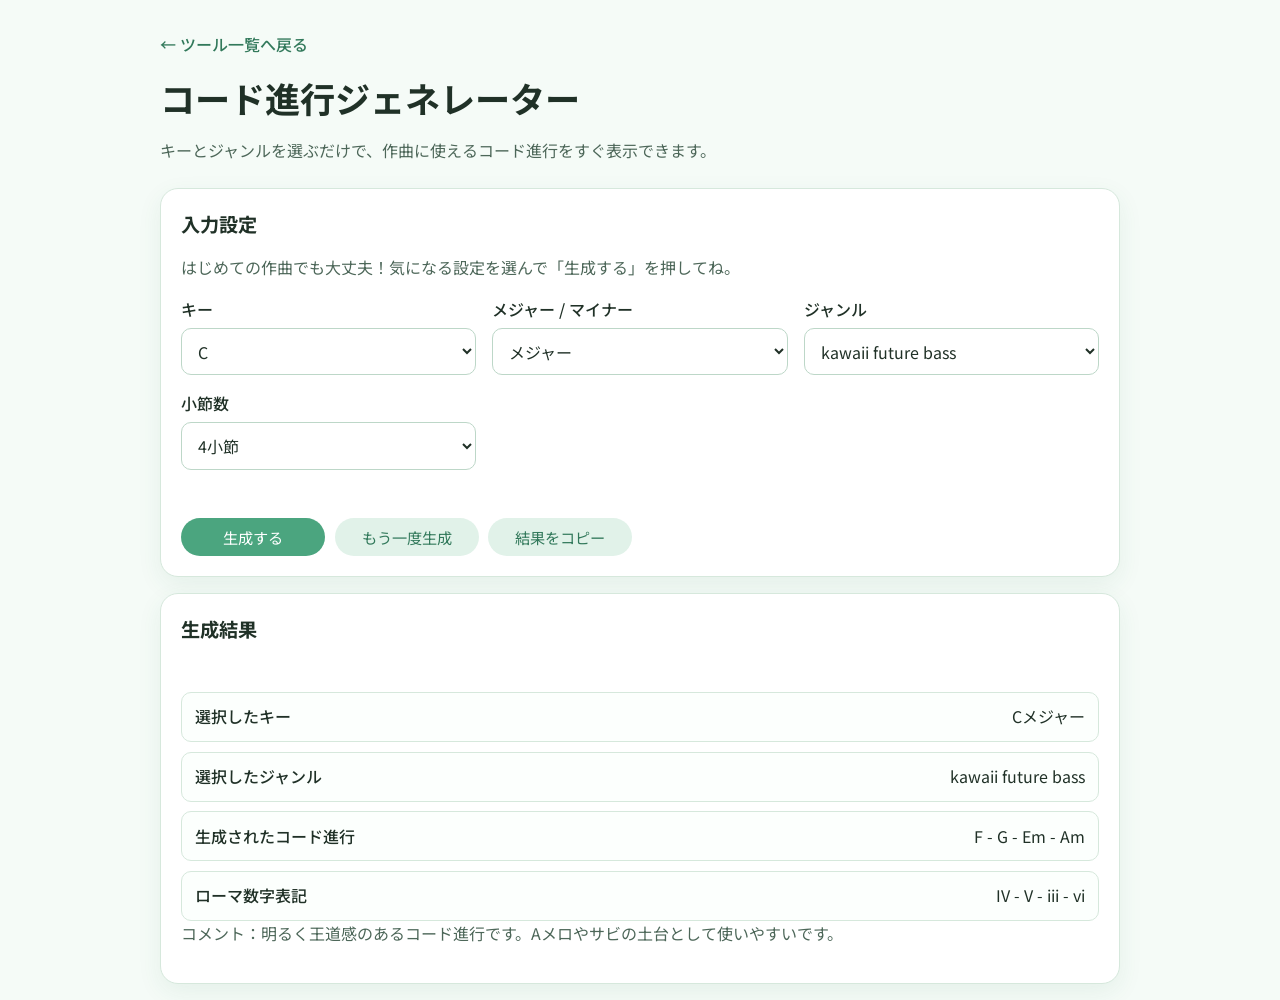
<file: chord-progression-generator.html>
<!DOCTYPE html>
<html lang="ja">
  <head>
    <meta charset="UTF-8" />
    <meta name="viewport" content="width=device-width, initial-scale=1.0" />
    <title>コード進行ジェネレーター｜作曲に使えるコード進行を自動作成</title>
    <link rel="preconnect" href="https://fonts.googleapis.com" />
    <link rel="preconnect" href="https://fonts.gstatic.com" crossorigin />
    <link
      href="https://fonts.googleapis.com/css2?family=Noto+Sans+JP:wght@400;500;700&display=swap"
      rel="stylesheet"
    />
    <link rel="stylesheet" href="style.css" />
  </head>
  <body>
    <header class="site-header">
      <div class="container">
        <a class="back-link" href="index.html">← ツール一覧へ戻る</a>
        <h1 class="site-title">コード進行ジェネレーター</h1>
        <p class="site-description">キーとジャンルを選ぶだけで、作曲に使えるコード進行をすぐ表示できます。</p>
      </div>
    </header>

    <main class="container">
      <section class="card" aria-labelledby="cp-input-heading">
        <h2 id="cp-input-heading">入力設定</h2>
        <p class="helper-text">はじめての作曲でも大丈夫！気になる設定を選んで「生成する」を押してね。</p>
        <form id="chord-generator-form" class="form-grid" novalidate>
          <div class="form-group">
            <label for="cp-key">キー</label>
            <select id="cp-key" name="key">
              <option>C</option><option>C# / Db</option><option>D</option><option>D# / Eb</option><option>E</option><option>F</option><option>F# / Gb</option><option>G</option><option>G# / Ab</option><option>A</option><option>A# / Bb</option><option>B</option>
            </select>
          </div>
          <div class="form-group">
            <label for="cp-mode">メジャー / マイナー</label>
            <select id="cp-mode" name="mode">
              <option>メジャー</option>
              <option>マイナー</option>
            </select>
          </div>
          <div class="form-group">
            <label for="cp-genre">ジャンル</label>
            <select id="cp-genre" name="genre">
              <option>kawaii future bass</option>
              <option>lofi hiphop</option>
              <option>J-POP</option>
              <option>切ない系</option>
              <option>明るい系</option>
            </select>
          </div>
          <div class="form-group">
            <label for="cp-bars">小節数</label>
            <select id="cp-bars" name="bars">
              <option value="4">4小節</option>
              <option value="8">8小節</option>
            </select>
          </div>
        </form>
        <p id="cp-error" class="error-message" role="alert" aria-live="assertive"></p>

        <div class="generator-actions">
          <button type="button" id="cp-generate" class="copy-button">生成する</button>
          <button type="button" id="cp-regenerate" class="preset-button">もう一度生成</button>
          <button type="button" id="cp-copy" class="preset-button">結果をコピー</button>
        </div>
      </section>

      <section class="card" aria-labelledby="cp-result-heading">
        <h2 id="cp-result-heading">生成結果</h2>
        <p id="cp-copy-status" class="copy-status" aria-live="polite"></p>
        <dl id="cp-result-list" class="result-list"></dl>
        <p id="cp-comment" class="helper-text"></p>
      </section>
    </main>

    <script src="script.js"></script>
  </body>
</html>
</file>
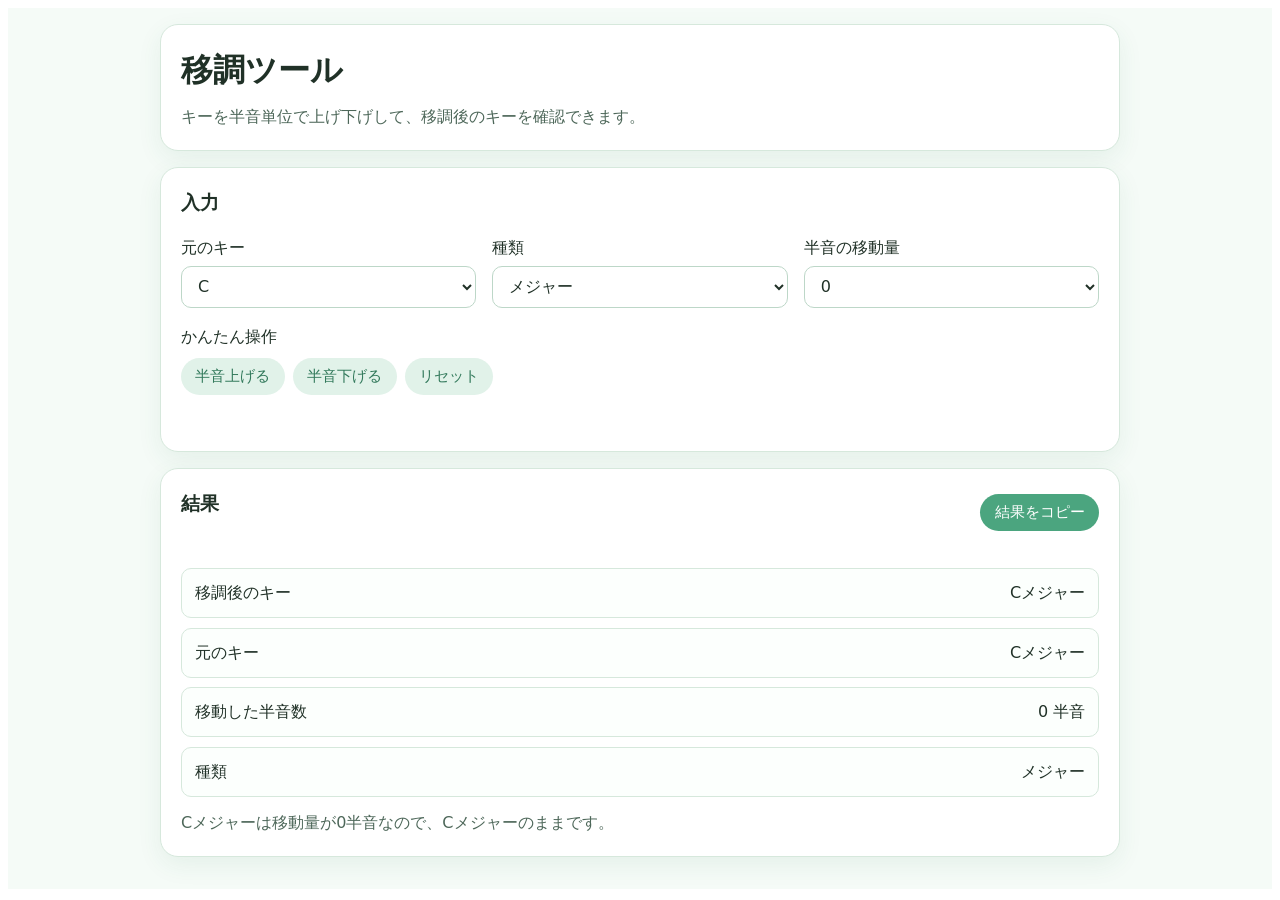
<file: transpose-tool-blogger.html>
<!DOCTYPE html>
<html lang="ja">
  <head>
    <meta charset="UTF-8" />
    <meta name="viewport" content="width=device-width, initial-scale=1.0" />
    <title>移調ツール（Blogger貼り付け用）</title>
    <style>
      .transpose-tool-wrapper {
        --bg: #f5fbf7;
        --card-bg: #ffffff;
        --text-main: #203127;
        --text-sub: #4d6759;
        --primary: #4ba57f;
        --primary-dark: #32795b;
        --border: #d6e8dc;
        --error: #c84141;
        --shadow: 0 8px 24px rgba(38, 109, 79, 0.08);
        margin: 0;
        font-family: "Noto Sans JP", system-ui, -apple-system, sans-serif;
        background: var(--bg);
        color: var(--text-main);
        line-height: 1.6;
      }

      .transpose-tool-wrapper *,
      .transpose-tool-wrapper *::before,
      .transpose-tool-wrapper *::after {
        box-sizing: border-box;
      }

      .transpose-tool-wrapper .container {
        width: min(960px, 92%);
        margin: 0 auto;
        padding: 1rem 0;
      }

      .transpose-tool-wrapper .card {
        background: var(--card-bg);
        border: 1px solid var(--border);
        border-radius: 18px;
        box-shadow: var(--shadow);
        padding: 1.25rem;
        margin-bottom: 1rem;
      }

      .transpose-tool-wrapper h1 {
        margin: 0;
        font-size: clamp(1.5rem, 3vw, 2rem);
      }

      .transpose-tool-wrapper .description {
        margin: 0.5rem 0 0;
        color: var(--text-sub);
      }

      .transpose-tool-wrapper h2 {
        margin-top: 0;
        margin-bottom: 1rem;
        font-size: 1.2rem;
      }

      .transpose-tool-wrapper .form-grid {
        display: grid;
        gap: 1rem;
        grid-template-columns: repeat(3, minmax(0, 1fr));
      }

      .transpose-tool-wrapper .form-group label {
        display: block;
        font-weight: 500;
        margin-bottom: 0.35rem;
      }

      .transpose-tool-wrapper .form-group select {
        width: 100%;
        border: 1px solid #bdd7c8;
        border-radius: 10px;
        padding: 0.6rem 0.75rem;
        font-size: 1rem;
        font-family: inherit;
        color: var(--text-main);
        background: #fff;
      }

      .transpose-tool-wrapper .form-group select:focus,
      .transpose-tool-wrapper .copy-button:focus,
      .transpose-tool-wrapper .preset-button:focus {
        outline: 3px solid rgba(75, 165, 127, 0.3);
        outline-offset: 1px;
      }

      .transpose-tool-wrapper .preset-area {
        margin-top: 1rem;
      }

      .transpose-tool-wrapper .preset-title {
        margin: 0;
        font-weight: 500;
      }

      .transpose-tool-wrapper .preset-buttons {
        margin-top: 0.55rem;
        display: flex;
        flex-wrap: wrap;
        gap: 0.5rem;
      }

      .transpose-tool-wrapper .preset-button,
      .transpose-tool-wrapper .copy-button {
        border: none;
        border-radius: 999px;
        padding: 0.5rem 0.9rem;
        font-size: 0.95rem;
        font-family: inherit;
        background: #e1f2e9;
        color: var(--primary-dark);
        cursor: pointer;
      }

      .transpose-tool-wrapper .copy-button {
        background: var(--primary);
        color: #fff;
      }

      .transpose-tool-wrapper .preset-button:hover,
      .transpose-tool-wrapper .copy-button:hover {
        filter: brightness(0.97);
      }

      .transpose-tool-wrapper .error-message {
        min-height: 1.5em;
        margin: 0.75rem 0 0;
        color: var(--error);
        font-weight: 500;
      }

      .transpose-tool-wrapper .result-header {
        display: flex;
        justify-content: space-between;
        align-items: center;
        gap: 1rem;
      }

      .transpose-tool-wrapper .copy-status {
        min-height: 1.25rem;
        margin: 0 0 0.75rem;
        color: var(--text-sub);
      }

      .transpose-tool-wrapper .result-list {
        margin: 0;
        display: grid;
        grid-template-columns: 1fr;
        gap: 0.6rem;
      }

      .transpose-tool-wrapper .result-row {
        display: flex;
        justify-content: space-between;
        align-items: baseline;
        gap: 0.8rem;
        border: 1px solid var(--border);
        border-radius: 10px;
        padding: 0.7rem 0.8rem;
        background: #fcfffd;
      }

      .transpose-tool-wrapper .result-row dt {
        font-weight: 500;
      }

      .transpose-tool-wrapper .result-row dd {
        margin: 0;
        font-feature-settings: "tnum";
        text-align: right;
      }

      .transpose-tool-wrapper .transpose-description {
        margin: 0.85rem 0 0;
        color: var(--text-sub);
      }

      @media (max-width: 760px) {
        .transpose-tool-wrapper .form-grid {
          grid-template-columns: 1fr;
        }

        .transpose-tool-wrapper .result-row {
          flex-direction: column;
          align-items: flex-start;
          gap: 0.2rem;
        }

        .transpose-tool-wrapper .result-row dd {
          text-align: left;
        }

        .transpose-tool-wrapper .result-header {
          flex-direction: column;
          align-items: stretch;
        }

        .transpose-tool-wrapper .copy-button {
          width: 100%;
        }
      }
    </style>
  </head>
  <body>
    <div class="transpose-tool-wrapper" id="transpose-tool-wrapper">
      <main class="container">
        <section class="card" aria-labelledby="transpose-tool-title">
          <h1 id="transpose-tool-title">移調ツール</h1>
          <p class="description">キーを半音単位で上げ下げして、移調後のキーを確認できます。</p>
        </section>

        <section class="card" aria-labelledby="transpose-input-heading">
          <h2 id="transpose-input-heading">入力</h2>
          <form id="transpose-form" novalidate>
            <div class="form-grid">
              <div class="form-group">
                <label for="base-key">元のキー</label>
                <select id="base-key" name="baseKey" required>
                  <option value="C" selected>C</option>
                  <option value="C# / Db">C# / Db</option>
                  <option value="D">D</option>
                  <option value="D# / Eb">D# / Eb</option>
                  <option value="E">E</option>
                  <option value="F">F</option>
                  <option value="F# / Gb">F# / Gb</option>
                  <option value="G">G</option>
                  <option value="G# / Ab">G# / Ab</option>
                  <option value="A">A</option>
                  <option value="A# / Bb">A# / Bb</option>
                  <option value="B">B</option>
                </select>
              </div>

              <div class="form-group">
                <label for="mode">種類</label>
                <select id="mode" name="mode" required>
                  <option value="メジャー" selected>メジャー</option>
                  <option value="マイナー">マイナー</option>
                </select>
              </div>

              <div class="form-group">
                <label for="semitone-shift">半音の移動量</label>
                <select id="semitone-shift" name="semitoneShift" required>
                  <option value="-12">-12</option><option value="-11">-11</option><option value="-10">-10</option><option value="-9">-9</option><option value="-8">-8</option><option value="-7">-7</option><option value="-6">-6</option><option value="-5">-5</option><option value="-4">-4</option><option value="-3">-3</option><option value="-2">-2</option><option value="-1">-1</option><option value="0" selected>0</option><option value="1">+1</option><option value="2">+2</option><option value="3">+3</option><option value="4">+4</option><option value="5">+5</option><option value="6">+6</option><option value="7">+7</option><option value="8">+8</option><option value="9">+9</option><option value="10">+10</option><option value="11">+11</option><option value="12">+12</option>
                </select>
              </div>
            </div>

            <div class="preset-area" aria-label="移調操作ボタン">
              <p class="preset-title">かんたん操作</p>
              <div class="preset-buttons">
                <button id="shift-up-button" type="button" class="preset-button">半音上げる</button>
                <button id="shift-down-button" type="button" class="preset-button">半音下げる</button>
                <button id="transpose-reset-button" type="button" class="preset-button">リセット</button>
              </div>
            </div>

            <p id="transpose-error" class="error-message" role="alert" aria-live="assertive"></p>
          </form>
        </section>

        <section class="card" aria-labelledby="transpose-result-heading">
          <div class="result-header">
            <h2 id="transpose-result-heading">結果</h2>
            <button id="transpose-copy-button" class="copy-button" type="button">結果をコピー</button>
          </div>
          <p id="transpose-copy-status" class="copy-status" aria-live="polite"></p>
          <dl id="transpose-result-list" class="result-list"></dl>
          <p id="transpose-description" class="transpose-description"></p>
        </section>
      </main>
    </div>

    <script>
      (() => {
        'use strict';

        const wrapper = document.getElementById('transpose-tool-wrapper');
        if (!wrapper) return;

        const selectInWrapper = (selector) => wrapper.querySelector(selector);

        const transposeForm = selectInWrapper('#transpose-form');
        if (!transposeForm) return;

        const baseKeySelect = selectInWrapper('#base-key');
        const modeSelect = selectInWrapper('#mode');
        const semitoneShiftSelect = selectInWrapper('#semitone-shift');
        const transposeError = selectInWrapper('#transpose-error');
        const transposeResultList = selectInWrapper('#transpose-result-list');
        const transposeDescription = selectInWrapper('#transpose-description');
        const copyButton = selectInWrapper('#transpose-copy-button');
        const copyStatus = selectInWrapper('#transpose-copy-status');
        const shiftUpButton = selectInWrapper('#shift-up-button');
        const shiftDownButton = selectInWrapper('#shift-down-button');
        const resetButton = selectInWrapper('#transpose-reset-button');

        const KEY_LABELS = ['C','C# / Db','D','D# / Eb','E','F','F# / Gb','G','G# / Ab','A','A# / Bb','B'];

        async function writeTextToClipboard(text) {
          if (navigator.clipboard && window.isSecureContext) return navigator.clipboard.writeText(text);

          const textarea = document.createElement('textarea');
          textarea.value = text;
          textarea.setAttribute('readonly', '');
          textarea.style.position = 'absolute';
          textarea.style.left = '-9999px';
          wrapper.appendChild(textarea);
          textarea.select();

          const isCopied = document.execCommand('copy');
          wrapper.removeChild(textarea);

          if (!isCopied) throw new Error('copy failed');
        }

        function normalizeSemitoneShift(shiftValue) {
          const shift = Number.parseInt(shiftValue, 10);
          if (!Number.isInteger(shift) || shift < -12 || shift > 12) return null;
          return shift;
        }

        function getTransposeValues() {
          return { baseKey: baseKeySelect.value, mode: modeSelect.value, semitoneShift: normalizeSemitoneShift(semitoneShiftSelect.value) };
        }

        function validateTransposeInputs(values) {
          if (!KEY_LABELS.includes(values.baseKey)) return '元のキーを選択してください。';
          if (values.mode !== 'メジャー' && values.mode !== 'マイナー') return 'メジャー / マイナーを選択してください。';
          if (values.semitoneShift === null) return '半音の移動量は-12〜+12で選んでください。';
          return '';
        }

        function formatSemitoneShift(value) {
          return `${value > 0 ? '+' : ''}${value}`;
        }

        function transposeKey(baseKey, semitoneShift) {
          const baseIndex = KEY_LABELS.indexOf(baseKey);
          const shiftedIndex = (baseIndex + semitoneShift + 12) % 12;
          return KEY_LABELS[shiftedIndex];
        }

        function buildDescriptionText(result) {
          const absShift = Math.abs(result.semitoneShift);
          const directionText = result.semitoneShift > 0 ? '上げる' : '下げる';
          const jpPeriod = '\u3002';
          const jpComma = '\u3001';

          if (result.semitoneShift === 0) {
            return `${result.baseKey}${result.mode}は移動量が0半音なので${jpComma}${result.transposedKey}${result.mode}のままです${jpPeriod}`;
          }

          return (
            `${result.baseKey}${result.mode}を${absShift}半音${directionText}と${result.transposedKey}${result.mode}になります${jpPeriod}` +
            `曲全体のコードやメロディも同じだけ移動すると${jpComma}雰囲気を保ったままキー変更できます${jpPeriod}`
          );
        }

        function renderTransposeResult(result) {
          const rows = [
            { label: '移調後のキー', value: `${result.transposedKey}${result.mode}` },
            { label: '元のキー', value: `${result.baseKey}${result.mode}` },
            { label: '移動した半音数', value: `${formatSemitoneShift(result.semitoneShift)} 半音` },
            { label: '種類', value: result.mode },
          ];

          transposeResultList.innerHTML = rows.map((row) => `<div class="result-row"><dt>${row.label}</dt><dd>${row.value}</dd></div>`).join('');
          transposeDescription.textContent = buildDescriptionText(result);
          return rows;
        }

        function updateTransposeResults() {
          const values = getTransposeValues();
          const validationError = validateTransposeInputs(values);

          if (validationError) {
            transposeError.textContent = validationError;
            transposeResultList.innerHTML = '';
            transposeDescription.textContent = '';
            copyStatus.textContent = '';
            return null;
          }

          transposeError.textContent = '';
          const transposedKey = transposeKey(values.baseKey, values.semitoneShift);
          return renderTransposeResult({ ...values, transposedKey });
        }

        async function copyTransposeResult() {
          const rows = updateTransposeResults();
          if (!rows) {
            copyStatus.textContent = '入力を確認してからコピーしてね。';
            return;
          }

          const copyText = [
            ...rows.map((row) => `${row.label}：${row.value}`),
            `コメント：${transposeDescription.textContent}`
          ].join('\n');
          try {
            await writeTextToClipboard(copyText);
            copyStatus.textContent = '結果をコピーしたよ！';
          } catch (error) {
            copyStatus.textContent = 'コピーに失敗しました。手動で選択してコピーしてください。';
          }
        }

        function changeShift(amount) {
          const currentShift = normalizeSemitoneShift(semitoneShiftSelect.value);
          if (currentShift === null) {
            semitoneShiftSelect.value = '0';
            updateTransposeResults();
            return;
          }

          const nextShift = Math.max(-12, Math.min(12, currentShift + amount));
          semitoneShiftSelect.value = String(nextShift);
          updateTransposeResults();
        }

        function resetTransposeForm() {
          baseKeySelect.value = 'C';
          modeSelect.value = 'メジャー';
          semitoneShiftSelect.value = '0';
          copyStatus.textContent = '';
          updateTransposeResults();
        }

        transposeForm.addEventListener('input', updateTransposeResults);
        baseKeySelect.addEventListener('change', updateTransposeResults);
        modeSelect.addEventListener('change', updateTransposeResults);
        semitoneShiftSelect.addEventListener('change', updateTransposeResults);
        copyButton.addEventListener('click', copyTransposeResult);
        shiftUpButton.addEventListener('click', () => changeShift(1));
        shiftDownButton.addEventListener('click', () => changeShift(-1));
        resetButton.addEventListener('click', resetTransposeForm);

        updateTransposeResults();
      })();
    </script>
  </body>
</html>
</file>
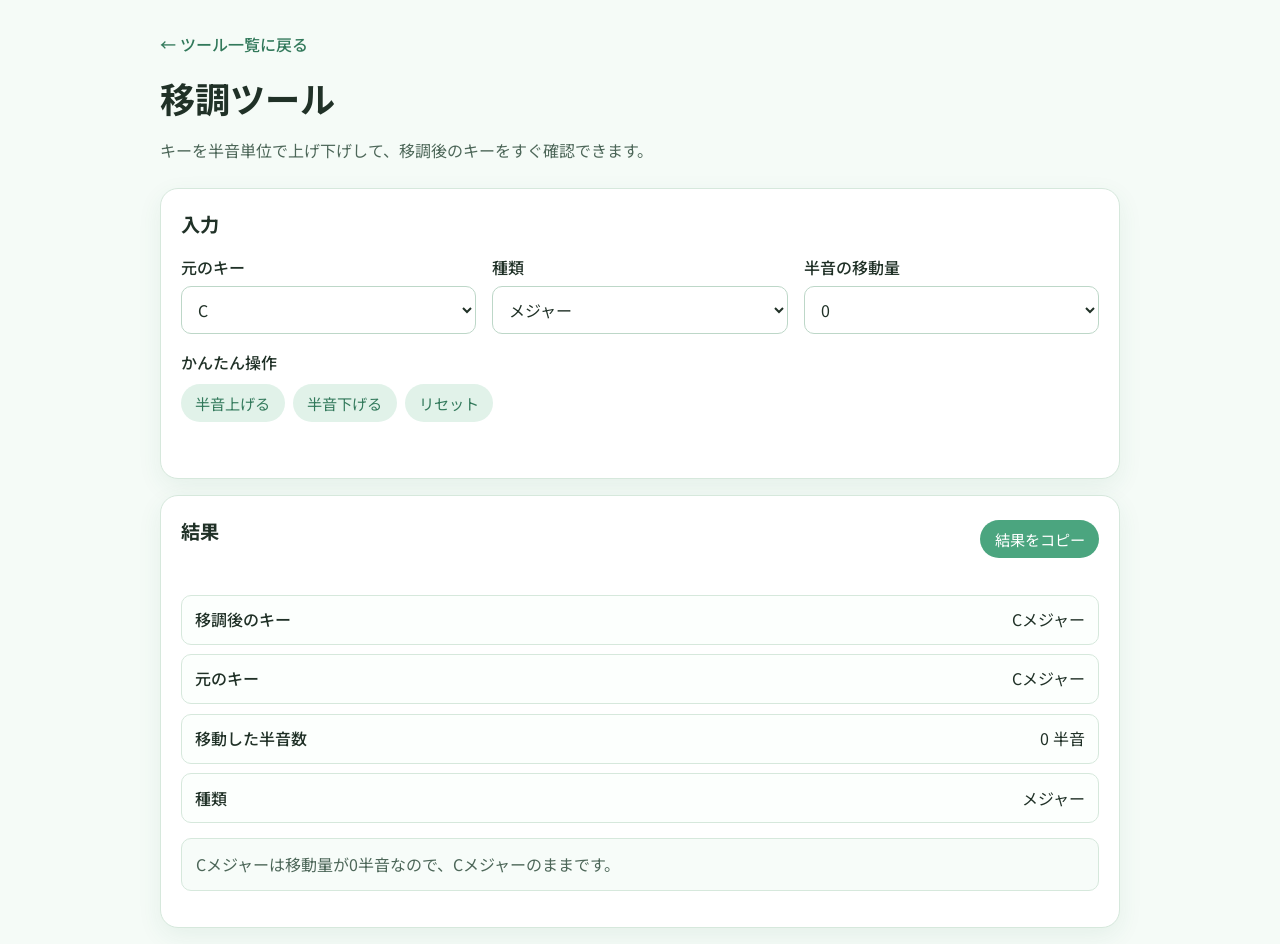
<file: transpose-tool.html>
<!DOCTYPE html>
<html lang="ja">
  <head>
    <meta charset="UTF-8" />
    <meta name="viewport" content="width=device-width, initial-scale=1.0" />
    <title>移調ツール｜キーを半音上げ下げして変換</title>
    <link rel="preconnect" href="https://fonts.googleapis.com" />
    <link rel="preconnect" href="https://fonts.gstatic.com" crossorigin />
    <link
      href="https://fonts.googleapis.com/css2?family=Noto+Sans+JP:wght@400;500;700&display=swap"
      rel="stylesheet"
    />
    <link rel="stylesheet" href="style.css" />
  </head>
  <body>
    <header class="site-header">
      <div class="container">
        <a class="back-link" href="index.html">← ツール一覧に戻る</a>
        <h1 class="site-title">移調ツール</h1>
        <p class="site-description">
          キーを半音単位で上げ下げして、移調後のキーをすぐ確認できます。
        </p>
      </div>
    </header>

    <main class="container">
      <section class="card" aria-labelledby="transpose-input-heading">
        <h2 id="transpose-input-heading">入力</h2>
        <form id="transpose-form" novalidate>
          <div class="form-grid">
            <div class="form-group">
              <label for="base-key">元のキー</label>
              <select id="base-key" name="baseKey" required>
                <option value="C" selected>C</option>
                <option value="C# / Db">C# / Db</option>
                <option value="D">D</option>
                <option value="D# / Eb">D# / Eb</option>
                <option value="E">E</option>
                <option value="F">F</option>
                <option value="F# / Gb">F# / Gb</option>
                <option value="G">G</option>
                <option value="G# / Ab">G# / Ab</option>
                <option value="A">A</option>
                <option value="A# / Bb">A# / Bb</option>
                <option value="B">B</option>
              </select>
            </div>

            <div class="form-group">
              <label for="mode">種類</label>
              <select id="mode" name="mode" required>
                <option value="メジャー" selected>メジャー</option>
                <option value="マイナー">マイナー</option>
              </select>
            </div>

            <div class="form-group">
              <label for="semitone-shift">半音の移動量</label>
              <select id="semitone-shift" name="semitoneShift" required>
                <option value="-12">-12</option>
                <option value="-11">-11</option>
                <option value="-10">-10</option>
                <option value="-9">-9</option>
                <option value="-8">-8</option>
                <option value="-7">-7</option>
                <option value="-6">-6</option>
                <option value="-5">-5</option>
                <option value="-4">-4</option>
                <option value="-3">-3</option>
                <option value="-2">-2</option>
                <option value="-1">-1</option>
                <option value="0" selected>0</option>
                <option value="1">+1</option>
                <option value="2">+2</option>
                <option value="3">+3</option>
                <option value="4">+4</option>
                <option value="5">+5</option>
                <option value="6">+6</option>
                <option value="7">+7</option>
                <option value="8">+8</option>
                <option value="9">+9</option>
                <option value="10">+10</option>
                <option value="11">+11</option>
                <option value="12">+12</option>
              </select>
            </div>
          </div>

          <div class="preset-area" aria-label="移調操作ボタン">
            <p class="preset-title">かんたん操作</p>
            <div class="preset-buttons">
              <button id="shift-up-button" type="button" class="preset-button">半音上げる</button>
              <button id="shift-down-button" type="button" class="preset-button">半音下げる</button>
              <button id="transpose-reset-button" type="button" class="preset-button">リセット</button>
            </div>
          </div>

          <p id="transpose-error" class="error-message" role="alert" aria-live="assertive"></p>
        </form>
      </section>

      <section class="card" aria-labelledby="transpose-result-heading">
        <div class="result-header">
          <h2 id="transpose-result-heading">結果</h2>
          <button id="transpose-copy-button" class="copy-button" type="button">結果をコピー</button>
        </div>
        <p id="transpose-copy-status" class="copy-status" aria-live="polite"></p>

        <dl id="transpose-result-list" class="result-list"></dl>
        <p id="transpose-description" class="transpose-description"></p>
      </section>
    </main>

    <script src="script.js"></script>
  </body>
</html>
</file>
<file: style.css>
:root {
  --bg: #f5fbf7;
  --card-bg: #ffffff;
  --text-main: #203127;
  --text-sub: #4d6759;
  --primary: #4ba57f;
  --primary-dark: #32795b;
  --border: #d6e8dc;
  --error: #c84141;
  --shadow: 0 8px 24px rgba(38, 109, 79, 0.08);
}

* {
  box-sizing: border-box;
}

body {
  margin: 0;
  font-family: "Noto Sans JP", system-ui, -apple-system, sans-serif;
  background: var(--bg);
  color: var(--text-main);
  line-height: 1.6;
}

.container {
  width: min(960px, 92%);
  margin: 0 auto;
}

.site-header {
  padding: 2rem 0 1.5rem;
}

.site-title {
  margin: 0;
  font-size: clamp(1.6rem, 3.2vw, 2.2rem);
}

.site-description {
  margin: 0.75rem 0 0;
  color: var(--text-sub);
}

.back-link {
  display: inline-block;
  margin-bottom: 0.75rem;
  color: var(--primary-dark);
  text-decoration: none;
  font-weight: 500;
}

.back-link:hover,
.back-link:focus-visible {
  text-decoration: underline;
}

.card {
  background: var(--card-bg);
  border: 1px solid var(--border);
  border-radius: 18px;
  box-shadow: var(--shadow);
  padding: 1.25rem;
  margin-bottom: 1rem;
}

h2 {
  margin-top: 0;
  margin-bottom: 1rem;
  font-size: 1.2rem;
}

.tool-list {
  list-style: none;
  margin: 0;
  padding: 0;
  display: grid;
  gap: 1rem;
}

.tool-item {
  border: 1px solid var(--border);
  border-radius: 14px;
  padding: 1rem;
  background: #fbfffd;
}

.tool-item h3 {
  margin: 0;
}

.tool-item p {
  margin: 0.4rem 0 0;
  color: var(--text-sub);
}

.tool-link {
  font-weight: 700;
  color: var(--primary-dark);
  text-decoration: none;
}

.tool-link:hover,
.tool-link:focus-visible {
  text-decoration: underline;
}

.soon-badge {
  display: inline-block;
  padding: 0.2rem 0.55rem;
  border-radius: 999px;
  background: #eaf6ef;
  color: var(--primary-dark);
  font-weight: 500;
}

.form-grid {
  display: grid;
  gap: 1rem;
  grid-template-columns: repeat(3, minmax(0, 1fr));
}

.form-group label {
  display: block;
  font-weight: 500;
  margin-bottom: 0.35rem;
}

.form-group input,
.form-group select {
  width: 100%;
  border: 1px solid #bdd7c8;
  border-radius: 10px;
  padding: 0.6rem 0.75rem;
  font-size: 1rem;
  font-family: inherit;
  color: var(--text-main);
  background: #fff;
}

.form-group input:focus,
.form-group select:focus,
.copy-button:focus,
.preset-button:focus {
  outline: 3px solid rgba(75, 165, 127, 0.3);
  outline-offset: 1px;
}

.preset-area {
  margin-top: 1rem;
}

.preset-title {
  margin: 0;
  font-weight: 500;
}

.preset-buttons {
  margin-top: 0.55rem;
  display: flex;
  flex-wrap: wrap;
  gap: 0.5rem;
}

.preset-button,
.copy-button {
  border: none;
  border-radius: 999px;
  padding: 0.5rem 0.9rem;
  font-size: 0.95rem;
  font-family: inherit;
  background: #e1f2e9;
  color: var(--primary-dark);
  cursor: pointer;
}

.copy-button {
  background: var(--primary);
  color: #fff;
}

.preset-button:hover,
.copy-button:hover {
  filter: brightness(0.97);
}

.error-message {
  min-height: 1.5em;
  margin: 0.75rem 0 0;
  color: var(--error);
  font-weight: 500;
}

.result-header {
  display: flex;
  justify-content: space-between;
  align-items: center;
  gap: 1rem;
}

.copy-status {
  min-height: 1.25rem;
  margin: 0 0 0.75rem;
  color: var(--text-sub);
}

.result-list {
  margin: 0;
  display: grid;
  grid-template-columns: 1fr;
  gap: 0.6rem;
}

.result-row {
  display: flex;
  justify-content: space-between;
  align-items: baseline;
  gap: 0.8rem;
  border: 1px solid var(--border);
  border-radius: 10px;
  padding: 0.7rem 0.8rem;
  background: #fcfffd;
}

.result-row dt {
  font-weight: 500;
}

.result-row dd {
  margin: 0;
  font-feature-settings: "tnum";
  text-align: right;
}

@media (max-width: 760px) {
  .site-header {
    padding-top: 1.4rem;
  }

  .form-grid {
    grid-template-columns: 1fr;
  }

  .result-row {
    flex-direction: column;
    align-items: flex-start;
    gap: 0.2rem;
  }

  .result-row dd {
    text-align: left;
  }

  .result-header {
    flex-direction: column;
    align-items: stretch;
  }

  .copy-button {
    width: 100%;
  }
}

.transpose-description {
  margin-top: 0.9rem;
  padding: 0.8rem 0.9rem;
  border-radius: 10px;
  border: 1px solid var(--border);
  background: #f7fcf9;
  color: var(--text-sub);
}

.helper-text {
  margin: 0 0 1rem;
  color: var(--text-sub);
}

.generator-actions {
  display: flex;
  flex-wrap: wrap;
  gap: 0.6rem;
  margin-top: 0.75rem;
}

.generator-actions .copy-button,
.generator-actions .preset-button {
  min-width: 9rem;
}

@media (max-width: 760px) {
  .generator-actions {
    flex-direction: column;
  }

  .generator-actions .copy-button,
  .generator-actions .preset-button {
    width: 100%;
  }
}
</file>
